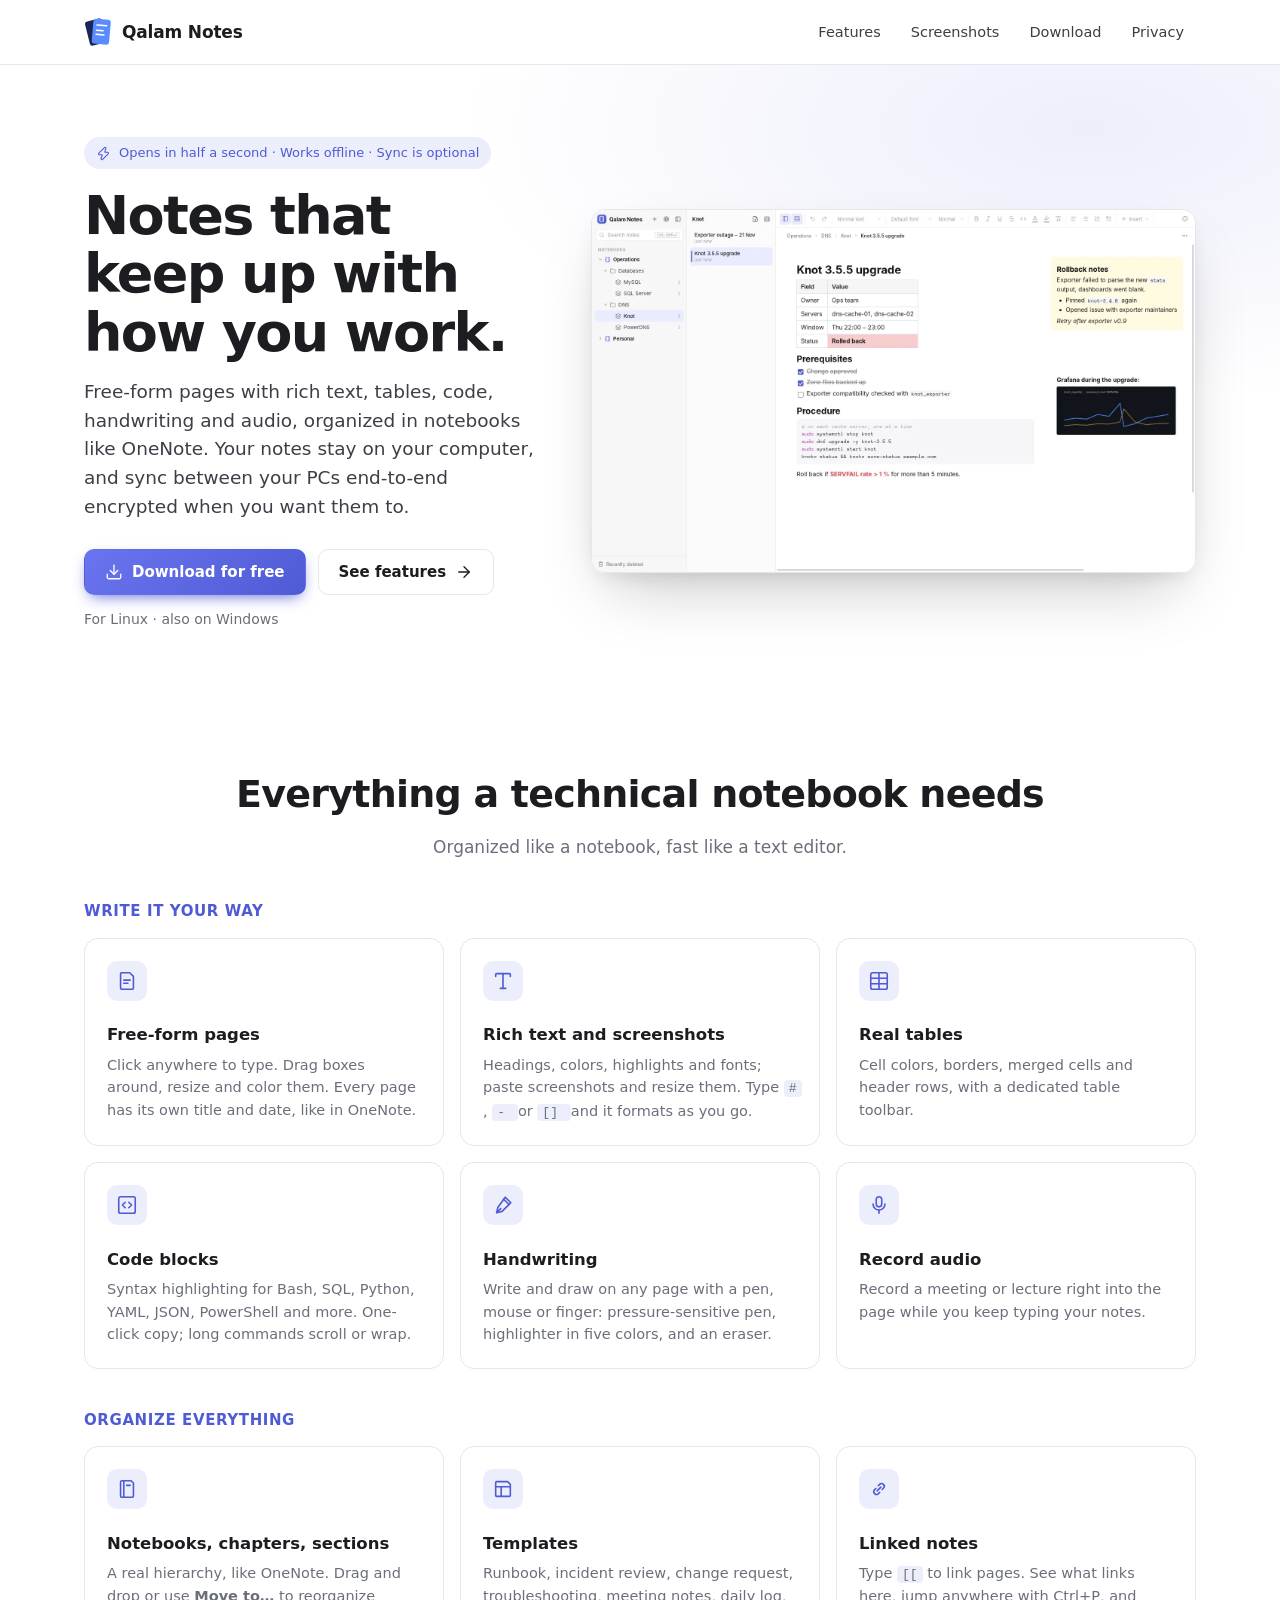
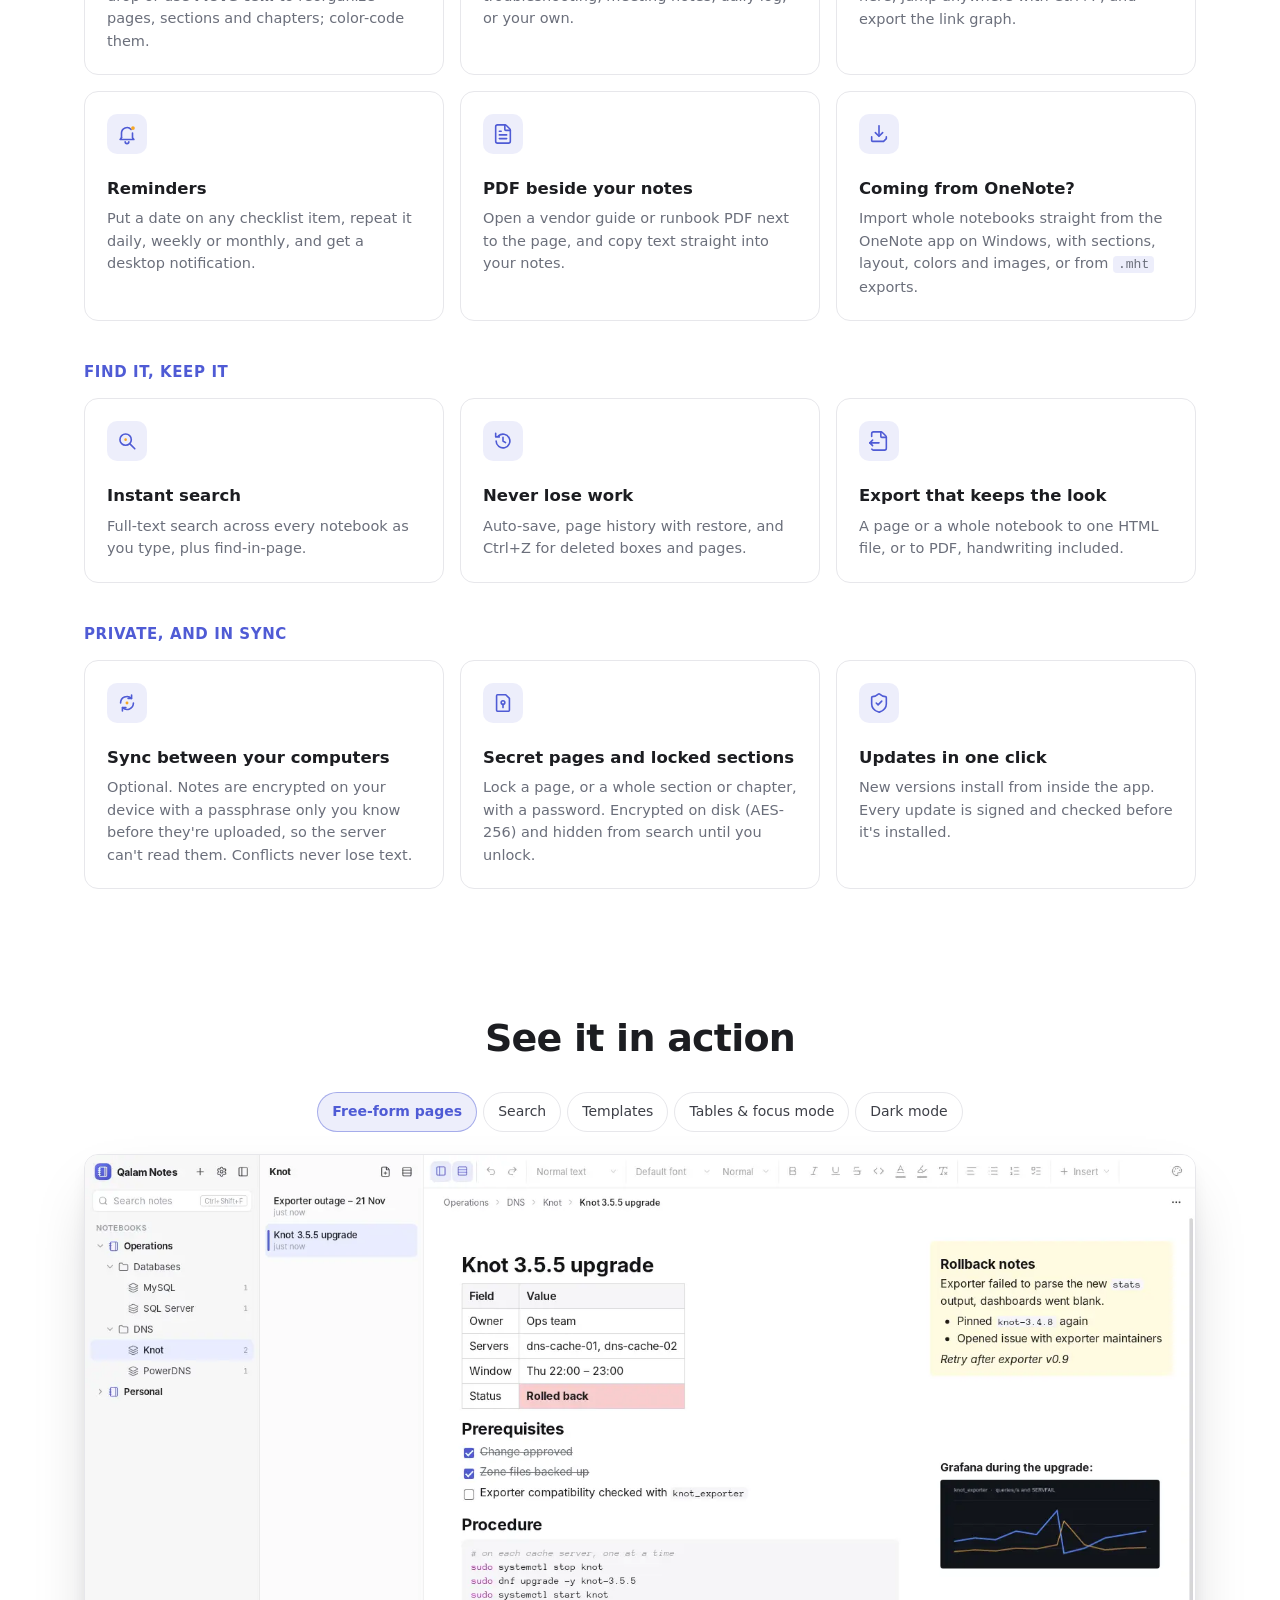
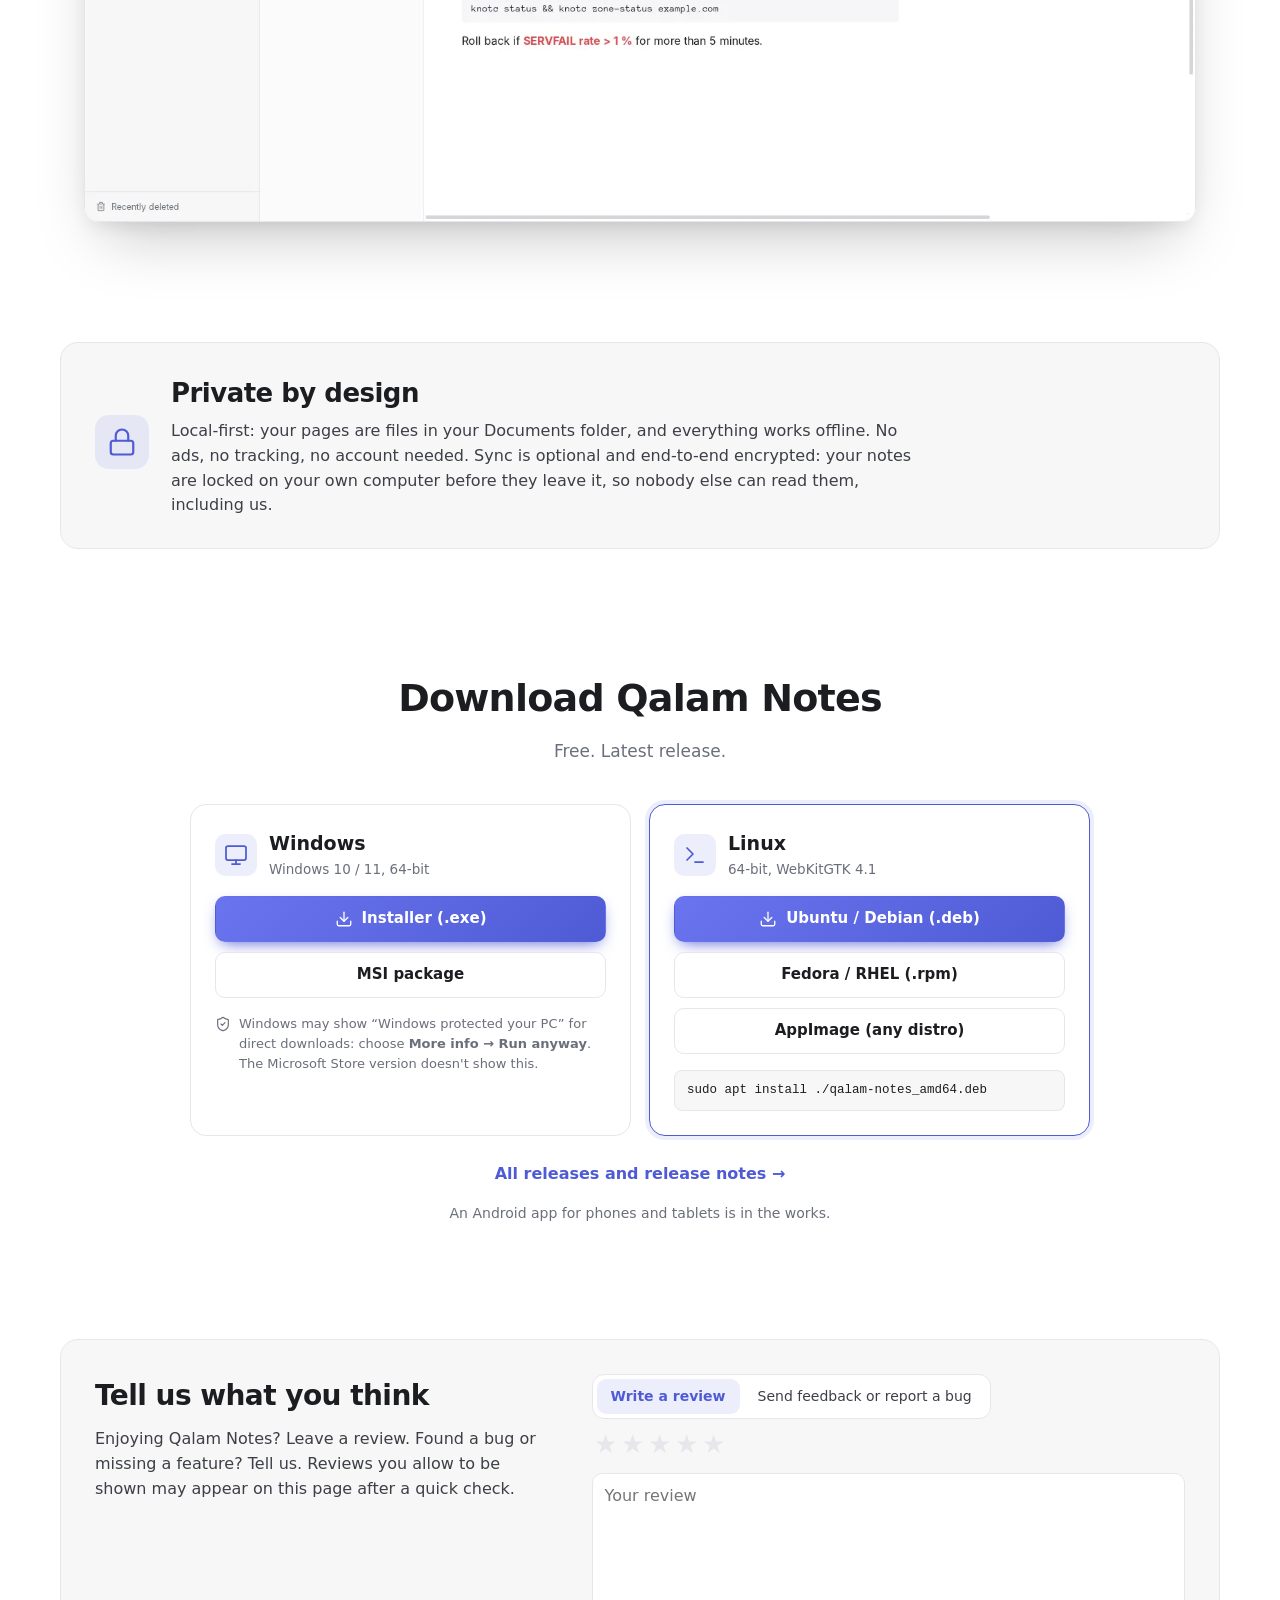
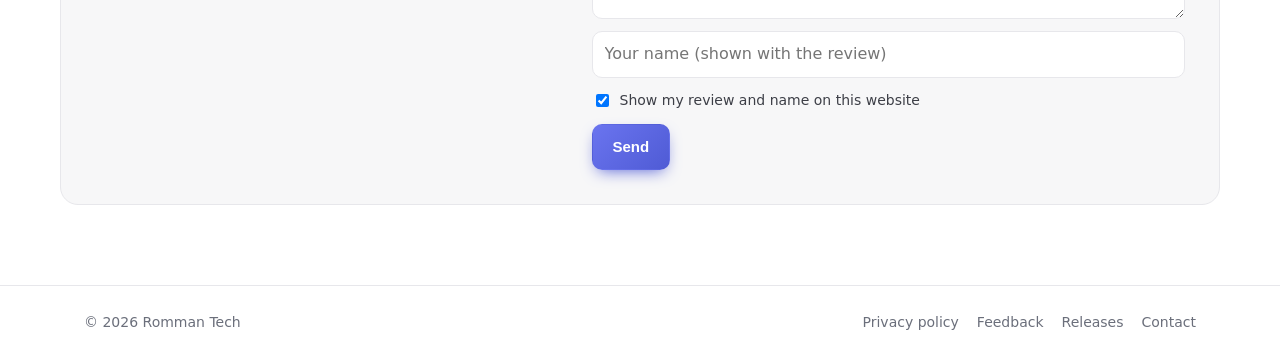
<file: index.html>
<!doctype html>
<html lang="en">
<head>
<meta charset="utf-8">
<meta name="viewport" content="width=device-width, initial-scale=1">
<title>Qalam Notes – fast, private notes for technical people</title>
<meta name="description" content="Free-form pages, rich text, tables, code, handwriting, audio and reminders in OneNote-style notebooks. Local-first, with optional end-to-end encrypted sync. Free for Windows and Linux.">
<meta property="og:title" content="Qalam Notes">
<meta property="og:description" content="Fast, local-first notes: free-form pages, handwriting, audio, reminders, secret pages and optional end-to-end encrypted sync.">
<meta property="og:image" content="https://qalam.romman-tech.com/assets/1-runbook-free-form-page.webp">
<link rel="icon" href="assets/favicon.png">
<link rel="apple-touch-icon" href="assets/apple-touch-icon.png">
<link rel="stylesheet" href="styles.css">
</head>
<body>
<header class="nav">
  <div class="wrap nav-in">
    <a class="brand" href="#top"><img src="assets/logo.svg" alt="" width="28" height="28">Qalam Notes</a>
    <nav>
      <a href="#features">Features</a>
      <a href="#screens">Screenshots</a>
      <a href="#download">Download</a>
      <a href="privacy.html">Privacy</a>
    </nav>
  </div>
</header>

<main id="top">
  <section class="hero">
    <div class="wrap hero-in">
      <div class="hero-text">
        <span class="pill"><svg xmlns="http://www.w3.org/2000/svg" width="24" height="24" viewBox="0 0 24 24" fill="none" stroke="currentColor" stroke-width="1.75" stroke-linecap="round" stroke-linejoin="round"><path d="M15.914 4a1.5 1.5 0 00-2.474-1.561l-9 9A1.5 1.5 0 005.5 14h4.002a.5.5 0 01.471.666L8.086 20a1.5 1.5 0 002.475 1.56l9-9A1.5 1.5 0 0018.5 10h-3.997a.5.5 0 01-.472-.667z"/></svg> Opens in half a second · Works offline · Sync is optional</span>
        <h1>Notes that keep up with how you work.</h1>
        <p class="lead">Free-form pages with rich text, tables, code, handwriting and audio, organized in notebooks like OneNote. Your notes stay on your computer, and sync between your PCs end-to-end encrypted when you want them to.</p>
        <div class="cta">
          <a class="btn primary" id="hero-download" href="#download"><svg xmlns="http://www.w3.org/2000/svg" width="24" height="24" viewBox="0 0 24 24" fill="none" stroke="currentColor" stroke-width="1.75" stroke-linecap="round" stroke-linejoin="round"><path d="M12 15V3"/><path d="M21 15v4a2 2 0 0 1-2 2H5a2 2 0 0 1-2-2v-4"/><path d="m7 10 5 5 5-5"/></svg><span>Download for free</span></a>
          <a class="btn ghost" href="#features">See features <svg xmlns="http://www.w3.org/2000/svg" width="24" height="24" viewBox="0 0 24 24" fill="none" stroke="currentColor" stroke-width="1.75" stroke-linecap="round" stroke-linejoin="round"><path d="M5 12h14"/><path d="m12 5 7 7-7 7"/></svg></a>
        </div>
        <p class="sub" id="hero-sub">Windows 10/11 and Linux · Android coming soon</p>
      </div>
      <div class="hero-shot">
        <img src="assets/1-runbook-free-form-page.webp" alt="Qalam Notes with a runbook page, tables, code and side notes" width="1600" height="960">
      </div>
    </div>
  </section>

  <section id="features" class="features">
    <div class="wrap">
      <h2>Everything a technical notebook needs</h2>
      <p class="section-lead">Organized like a notebook, fast like a text editor.</p>
      <h3 class="group-title">Write it your way</h3>
      <div class="grid">
        <article><svg xmlns="http://www.w3.org/2000/svg" width="24" height="24" viewBox="0 0 24 24" fill="none" stroke="currentColor" stroke-width="1.75" stroke-linecap="round" stroke-linejoin="round"><path d="M6 3H15L19 7V20A1 1 0 0 1 18 21H6A1 1 0 0 1 5 20V4A1 1 0 0 1 6 3Z"/><path d="M8.5 11H15.5"/><path d="M8.5 14.5H13"/></svg><h3>Free-form pages</h3><p>Click anywhere to type. Drag boxes around, resize and color them. Every page has its own title and date, like in OneNote.</p></article>
        <article><svg xmlns="http://www.w3.org/2000/svg" width="24" height="24" viewBox="0 0 24 24" fill="none" stroke="currentColor" stroke-width="1.75" stroke-linecap="round" stroke-linejoin="round"><path d="M12 4v16"/><path d="M4 7V5a1 1 0 0 1 1-1h14a1 1 0 0 1 1 1v2"/><path d="M9 20h6"/></svg><h3>Rich text and screenshots</h3><p>Headings, colors, highlights and fonts; paste screenshots and resize them. Type <code># </code>, <code>- </code> or <code>[] </code> and it formats as you go.</p></article>
        <article><svg xmlns="http://www.w3.org/2000/svg" width="24" height="24" viewBox="0 0 24 24" fill="none" stroke="currentColor" stroke-width="1.75" stroke-linecap="round" stroke-linejoin="round"><path d="M12 3v18"/><rect width="18" height="18" x="3" y="3" rx="2"/><path d="M3 9h18"/><path d="M3 15h18"/></svg><h3>Real tables</h3><p>Cell colors, borders, merged cells and header rows, with a dedicated table toolbar.</p></article>
        <article><svg xmlns="http://www.w3.org/2000/svg" width="24" height="24" viewBox="0 0 24 24" fill="none" stroke="currentColor" stroke-width="1.75" stroke-linecap="round" stroke-linejoin="round"><path d="m10 9-3 3 3 3"/><path d="m14 15 3-3-3-3"/><rect x="3" y="3" width="18" height="18" rx="2"/></svg><h3>Code blocks</h3><p>Syntax highlighting for Bash, SQL, Python, YAML, JSON, PowerShell and more. One-click copy; long commands scroll or wrap.</p></article>
        <article><svg xmlns="http://www.w3.org/2000/svg" width="24" height="24" viewBox="0 0 24 24" fill="none" stroke="currentColor" stroke-width="1.75" stroke-linecap="round" stroke-linejoin="round"><path d="M14.5 3.5L20.5 9.5L11 19L5 20.5L6.5 14.5Z"/><path d="M5.5 20L9.5 16"/><path d="M12.5 5.5L18.5 11.5"/></svg><h3>Handwriting</h3><p>Write and draw on any page with a pen, mouse or finger: pressure-sensitive pen, highlighter in five colors, and an eraser.</p></article>
        <article><svg xmlns="http://www.w3.org/2000/svg" width="24" height="24" viewBox="0 0 24 24" fill="none" stroke="currentColor" stroke-width="1.75" stroke-linecap="round" stroke-linejoin="round"><rect x="9" y="3" width="6" height="11" rx="3"/><path d="M5.5 11A6.5 6.5 0 0 0 18.5 11"/><path d="M12 17.5V21"/></svg><h3>Record audio</h3><p>Record a meeting or lecture right into the page while you keep typing your notes.</p></article>
      </div>
      <h3 class="group-title">Organize everything</h3>
      <div class="grid">
        <article><svg xmlns="http://www.w3.org/2000/svg" width="24" height="24" viewBox="0 0 24 24" fill="none" stroke="currentColor" stroke-width="1.75" stroke-linecap="round" stroke-linejoin="round"><path d="M6.5 3H16.5L19 5.5V20A1 1 0 0 1 18 21H6.5A1.5 1.5 0 0 1 5 19.5V4.5A1.5 1.5 0 0 1 6.5 3Z"/><path d="M8.5 3V21"/><path d="M11.5 8H15.5"/></svg><h3>Notebooks, chapters, sections</h3><p>A real hierarchy, like OneNote. Drag and drop or use <b>Move to…</b> to reorganize pages, sections and chapters; color-code them.</p></article>
        <article><svg xmlns="http://www.w3.org/2000/svg" width="24" height="24" viewBox="0 0 24 24" fill="none" stroke="currentColor" stroke-width="1.75" stroke-linecap="round" stroke-linejoin="round"><path d="M5 4H17L20 7V19A1 1 0 0 1 19 20H5A1 1 0 0 1 4 19V5A1 1 0 0 1 5 4Z"/><path d="M4 9.5H20"/><path d="M10 9.5V20"/></svg><h3>Templates</h3><p>Runbook, incident review, change request, troubleshooting, meeting notes, daily log, or your own.</p></article>
        <article><svg xmlns="http://www.w3.org/2000/svg" width="24" height="24" viewBox="0 0 24 24" fill="none" stroke="currentColor" stroke-width="1.75" stroke-linecap="round" stroke-linejoin="round"><path d="M10 14L14 10"/><path d="M8.6 11.4L6.9 13.1A3 3 0 0 0 11.1 17.3L12.8 15.6"/><path d="M15.4 12.6L17.1 10.9A3 3 0 0 0 12.9 6.7L11.2 8.4"/></svg><h3>Linked notes</h3><p>Type <code>[[</code> to link pages. See what links here, jump anywhere with Ctrl+P, and export the link graph.</p></article>
        <article><svg xmlns="http://www.w3.org/2000/svg" width="24" height="24" viewBox="0 0 24 24" fill="none" stroke="currentColor" stroke-width="1.75" stroke-linecap="round" stroke-linejoin="round"><path d="M6 16V11A6 6 0 0 1 16.5 7"/><path d="M18 11V16L19.5 18H4.5L6 16"/><path d="M10 20.5A2 2 0 0 0 14 20.5"/><circle cx="18.5" cy="5.5" r="2" fill="#f5a524" stroke="none"/></svg><h3>Reminders</h3><p>Put a date on any checklist item, repeat it daily, weekly or monthly, and get a desktop notification.</p></article>
        <article><svg xmlns="http://www.w3.org/2000/svg" width="24" height="24" viewBox="0 0 24 24" fill="none" stroke="currentColor" stroke-width="1.75" stroke-linecap="round" stroke-linejoin="round"><path d="M6 22a2 2 0 0 1-2-2V4a2 2 0 0 1 2-2h8a2.4 2.4 0 0 1 1.704.706l3.588 3.588A2.4 2.4 0 0 1 20 8v12a2 2 0 0 1-2 2z"/><path d="M14 2v5a1 1 0 0 0 1 1h5"/><path d="M10 9H8"/><path d="M16 13H8"/><path d="M16 17H8"/></svg><h3>PDF beside your notes</h3><p>Open a vendor guide or runbook PDF next to the page, and copy text straight into your notes.</p></article>
        <article><svg xmlns="http://www.w3.org/2000/svg" width="24" height="24" viewBox="0 0 24 24" fill="none" stroke="currentColor" stroke-width="1.75" stroke-linecap="round" stroke-linejoin="round"><path d="M12 3V14"/><path d="M8 10.5L12 14.5L16 10.5"/><path d="M4 15V19A1 1 0 0 0 5 20H17L20 17V15"/></svg><h3>Coming from OneNote?</h3><p>Import whole notebooks straight from the OneNote app on Windows, with sections, layout, colors and images, or from <code>.mht</code> exports.</p></article>
      </div>
      <h3 class="group-title">Find it, keep it</h3>
      <div class="grid">
        <article><svg xmlns="http://www.w3.org/2000/svg" width="24" height="24" viewBox="0 0 24 24" fill="none" stroke="currentColor" stroke-width="1.75" stroke-linecap="round" stroke-linejoin="round"><circle cx="10.5" cy="10.5" r="6.2"/><path d="M15.2 15.2L20.5 20.5"/><circle cx="10.5" cy="10.5" r="1.4" fill="#f5a524" stroke="none"/></svg><h3>Instant search</h3><p>Full-text search across every notebook as you type, plus find-in-page.</p></article>
        <article><svg xmlns="http://www.w3.org/2000/svg" width="24" height="24" viewBox="0 0 24 24" fill="none" stroke="currentColor" stroke-width="1.75" stroke-linecap="round" stroke-linejoin="round"><path d="M4.5 12A7.5 7.5 0 1 0 7 6.4"/><path d="M4 3.5V7.5H8"/><path d="M12 8V12L14.8 13.8"/></svg><h3>Never lose work</h3><p>Auto-save, page history with restore, and Ctrl+Z for deleted boxes and pages.</p></article>
        <article><svg xmlns="http://www.w3.org/2000/svg" width="24" height="24" viewBox="0 0 24 24" fill="none" stroke="currentColor" stroke-width="1.75" stroke-linecap="round" stroke-linejoin="round"><path d="M4.226 20.925A2 2 0 0 0 6 22h12a2 2 0 0 0 2-2V8a2.4 2.4 0 0 0-.706-1.706l-3.588-3.588A2.4 2.4 0 0 0 14 2H6a2 2 0 0 0-2 2v3.127"/><path d="M14 2v5a1 1 0 0 0 1 1h5"/><path d="m5 11-3 3"/><path d="m5 17-3-3h10"/></svg><h3>Export that keeps the look</h3><p>A page or a whole notebook to one HTML file, or to PDF, handwriting included.</p></article>
      </div>
      <h3 class="group-title">Private, and in sync</h3>
      <div class="grid">
        <article><svg xmlns="http://www.w3.org/2000/svg" width="24" height="24" viewBox="0 0 24 24" fill="none" stroke="currentColor" stroke-width="1.75" stroke-linecap="round" stroke-linejoin="round"><path d="M19 12A7 7 0 0 1 7.2 17.1"/><path d="M5 12A7 7 0 0 1 16.8 6.9"/><path d="M17 3.2V7H13.2"/><path d="M7 20.8V17H10.8"/><circle cx="12" cy="12" r="1.6" fill="#f5a524" stroke="none"/></svg><h3>Sync between your computers</h3><p>Optional. Notes are encrypted on your device with a passphrase only you know before they're uploaded, so the server can't read them. Conflicts never lose text.</p></article>
        <article><svg xmlns="http://www.w3.org/2000/svg" width="24" height="24" viewBox="0 0 24 24" fill="none" stroke="currentColor" stroke-width="1.75" stroke-linecap="round" stroke-linejoin="round"><path d="M6 3H15L19 7V20A1 1 0 0 1 18 21H6A1 1 0 0 1 5 20V4A1 1 0 0 1 6 3Z"/><circle cx="12" cy="11.5" r="2"/><path d="M12 13.5V17"/></svg><h3>Secret pages and locked sections</h3><p>Lock a page, or a whole section or chapter, with a password. Encrypted on disk (AES-256) and hidden from search until you unlock.</p></article>
        <article><svg xmlns="http://www.w3.org/2000/svg" width="24" height="24" viewBox="0 0 24 24" fill="none" stroke="currentColor" stroke-width="1.75" stroke-linecap="round" stroke-linejoin="round"><path d="M20 13c0 5-3.5 7.5-7.66 8.95a1 1 0 0 1-.67-.01C7.5 20.5 4 18 4 13V6a1 1 0 0 1 1-1c2 0 4.5-1.2 6.24-2.72a1.17 1.17 0 0 1 1.52 0C14.51 3.81 17 5 19 5a1 1 0 0 1 1 1z"/><path d="m9 12 2 2 4-4"/></svg><h3>Updates in one click</h3><p>New versions install from inside the app. Every update is signed and checked before it's installed.</p></article>
      </div>
    </div>
  </section>

  <section id="screens" class="screens">
    <div class="wrap">
      <h2>See it in action</h2>
      <div class="tabs" role="tablist">
        <button class="on" data-shot="1-runbook-free-form-page" role="tab">Free-form pages</button>
        <button data-shot="2-search-all-notes" role="tab">Search</button>
        <button data-shot="3-templates" role="tab">Templates</button>
        <button data-shot="4-tables-focus-mode" role="tab">Tables &amp; focus mode</button>
        <button data-shot="5-dark-mode" role="tab">Dark mode</button>
      </div>
      <div class="shot"><img id="shot" src="assets/1-runbook-free-form-page.webp" alt="Qalam Notes screenshot" width="1600" height="960" loading="lazy"></div>
    </div>
  </section>

  <section id="reviews" class="reviews hidden" aria-live="polite">
    <div class="wrap">
      <h2>What people say</h2>
      <p class="section-lead" id="reviews-lead">Reviews from Qalam Notes users.</p>
      <div class="rv-grid" id="rv-grid"></div>
    </div>
  </section>

  <section class="private">
    <div class="wrap private-in">
      <div class="lock"><svg xmlns="http://www.w3.org/2000/svg" width="24" height="24" viewBox="0 0 24 24" fill="none" stroke="currentColor" stroke-width="1.75" stroke-linecap="round" stroke-linejoin="round"><rect width="18" height="11" x="3" y="11" rx="2" ry="2"/><path d="M7 11V7a5 5 0 0 1 10 0v4"/></svg></div>
      <div>
        <h2>Private by design</h2>
        <p>Local-first: your pages are files in your Documents folder, and everything works offline. No ads, no tracking, no account needed. Sync is optional and end-to-end encrypted: your notes are locked on your own computer before they leave it, so nobody else can read them, including us.</p>
      </div>
    </div>
  </section>

  <section id="download" class="download">
    <div class="wrap">
      <h2>Download Qalam Notes</h2>
      <p class="section-lead">Free. <span id="version-line">Latest release.</span></p>
      <div class="dl-grid">
        <article class="dl" id="dl-windows">
          <div class="dl-head"><svg xmlns="http://www.w3.org/2000/svg" width="24" height="24" viewBox="0 0 24 24" fill="none" stroke="currentColor" stroke-width="1.75" stroke-linecap="round" stroke-linejoin="round"><rect width="20" height="14" x="2" y="3" rx="2"/><line x1="8" x2="16" y1="21" y2="21"/><line x1="12" x2="12" y1="17" y2="21"/></svg><h3>Windows</h3><span>Windows 10 / 11, 64-bit</span></div>
          <a class="btn primary store-btn hidden" id="store-link" href="#"><svg xmlns="http://www.w3.org/2000/svg" width="24" height="24" viewBox="0 0 24 24" fill="none" stroke="currentColor" stroke-width="1.75" stroke-linecap="round" stroke-linejoin="round"><path d="M16 10a4 4 0 0 1-8 0"/><path d="M3.103 6.034h17.794"/><path d="M3.4 5.467a2 2 0 0 0-.4 1.2V20a2 2 0 0 0 2 2h14a2 2 0 0 0 2-2V6.667a2 2 0 0 0-.4-1.2l-2-2.667A2 2 0 0 0 17 2H7a2 2 0 0 0-1.6.8z"/></svg><span>Get it from Microsoft Store</span></a>
          <a class="btn primary" data-asset="Qalam-Notes-Setup-x64.exe"><svg xmlns="http://www.w3.org/2000/svg" width="24" height="24" viewBox="0 0 24 24" fill="none" stroke="currentColor" stroke-width="1.75" stroke-linecap="round" stroke-linejoin="round"><path d="M12 15V3"/><path d="M21 15v4a2 2 0 0 1-2 2H5a2 2 0 0 1-2-2v-4"/><path d="m7 10 5 5 5-5"/></svg><span>Installer (.exe)</span></a>
          <a class="btn ghost" data-asset="Qalam-Notes-x64.msi">MSI package</a>
          <p class="note"><svg xmlns="http://www.w3.org/2000/svg" width="24" height="24" viewBox="0 0 24 24" fill="none" stroke="currentColor" stroke-width="1.75" stroke-linecap="round" stroke-linejoin="round"><path d="M20 13c0 5-3.5 7.5-7.66 8.95a1 1 0 0 1-.67-.01C7.5 20.5 4 18 4 13V6a1 1 0 0 1 1-1c2 0 4.5-1.2 6.24-2.72a1.17 1.17 0 0 1 1.52 0C14.51 3.81 17 5 19 5a1 1 0 0 1 1 1z"/><path d="m9 12 2 2 4-4"/></svg><span>Windows may show “Windows protected your PC” for direct downloads: choose <b>More info → Run anyway</b>. The Microsoft Store version doesn't show this.</span></p>
        </article>
        <article class="dl" id="dl-linux">
          <div class="dl-head"><svg xmlns="http://www.w3.org/2000/svg" width="24" height="24" viewBox="0 0 24 24" fill="none" stroke="currentColor" stroke-width="1.75" stroke-linecap="round" stroke-linejoin="round"><path d="M12 19h8"/><path d="m4 17 6-6-6-6"/></svg><h3>Linux</h3><span>64-bit, WebKitGTK 4.1</span></div>
          <a class="btn primary" data-asset="qalam-notes_amd64.deb"><svg xmlns="http://www.w3.org/2000/svg" width="24" height="24" viewBox="0 0 24 24" fill="none" stroke="currentColor" stroke-width="1.75" stroke-linecap="round" stroke-linejoin="round"><path d="M12 15V3"/><path d="M21 15v4a2 2 0 0 1-2 2H5a2 2 0 0 1-2-2v-4"/><path d="m7 10 5 5 5-5"/></svg><span>Ubuntu / Debian (.deb)</span></a>
          <a class="btn ghost" data-asset="qalam-notes.x86_64.rpm">Fedora / RHEL (.rpm)</a>
          <a class="btn ghost" data-asset="Qalam-Notes-x86_64.AppImage">AppImage (any distro)</a>
          <pre class="cmd">sudo apt install ./qalam-notes_amd64.deb</pre>
        </article>
      </div>
      <p class="all-releases"><a id="all-releases" href="#">All releases and release notes →</a></p>
      <p class="all-releases soon">An Android app for phones and tablets is in the works.</p>
    </div>
  </section>

  <section id="feedback" class="feedback hidden">
    <div class="wrap fb-in">
      <div class="fb-text">
        <h2>Tell us what you think</h2>
        <p>Enjoying Qalam Notes? Leave a review. Found a bug or missing a feature? Tell us. Reviews you allow to be shown may appear on this page after a quick check.</p>
      </div>
      <form id="fb-form" class="fb-form" novalidate>
        <div class="fb-modes" role="tablist" aria-label="What would you like to send?">
          <label><input type="radio" name="mode" value="review" checked><span>Write a review</span></label>
          <label><input type="radio" name="mode" value="feedback"><span>Send feedback or report a bug</span></label>
        </div>
        <div class="fb-review">
          <div class="fb-stars" id="fb-stars" role="radiogroup" aria-label="Rating"></div>
          <textarea name="review" rows="5" maxlength="4000" placeholder="Your review"></textarea>
          <input name="name" maxlength="60" placeholder="Your name (shown with the review)">
          <label class="fb-check"><input type="checkbox" name="public" checked> Show my review and name on this website</label>
        </div>
        <div class="fb-feedback hidden">
          <div class="fb-types" role="radiogroup" aria-label="Kind">
            <label><input type="radio" name="kind" value="bug" checked><span>Bug</span></label>
            <label><input type="radio" name="kind" value="idea"><span>Idea</span></label>
            <label><input type="radio" name="kind" value="other"><span>Other</span></label>
          </div>
          <input name="subject" maxlength="140" placeholder="Subject (e.g. The highlighter paints the wrong color)">
          <textarea name="details" rows="5" maxlength="4000" placeholder="Details: what happened, what you expected, and the steps to get there"></textarea>
          <input name="email" type="email" maxlength="120" placeholder="Email (optional, if you'd like a reply)">
        </div>
        <input class="fb-hp" name="website" tabindex="-1" autocomplete="off" aria-hidden="true">
        <div class="fb-actions"><button class="btn primary" type="submit">Send</button><span class="fb-status" id="fb-status" role="status"></span></div>
      </form>
    </div>
  </section>
</main>

<footer class="foot">
  <div class="wrap foot-in">
    <span>© <span id="year">2026</span> Romman Tech</span>
    <nav><a href="privacy.html">Privacy policy</a><a href="#feedback" id="foot-feedback" class="hidden">Feedback</a><a id="foot-releases" href="#">Releases</a><a href="mailto:romman.ahmad@outlook.com">Contact</a></nav>
  </div>
</footer>
<script src="site.js"></script>
</body>
</html>
</file>
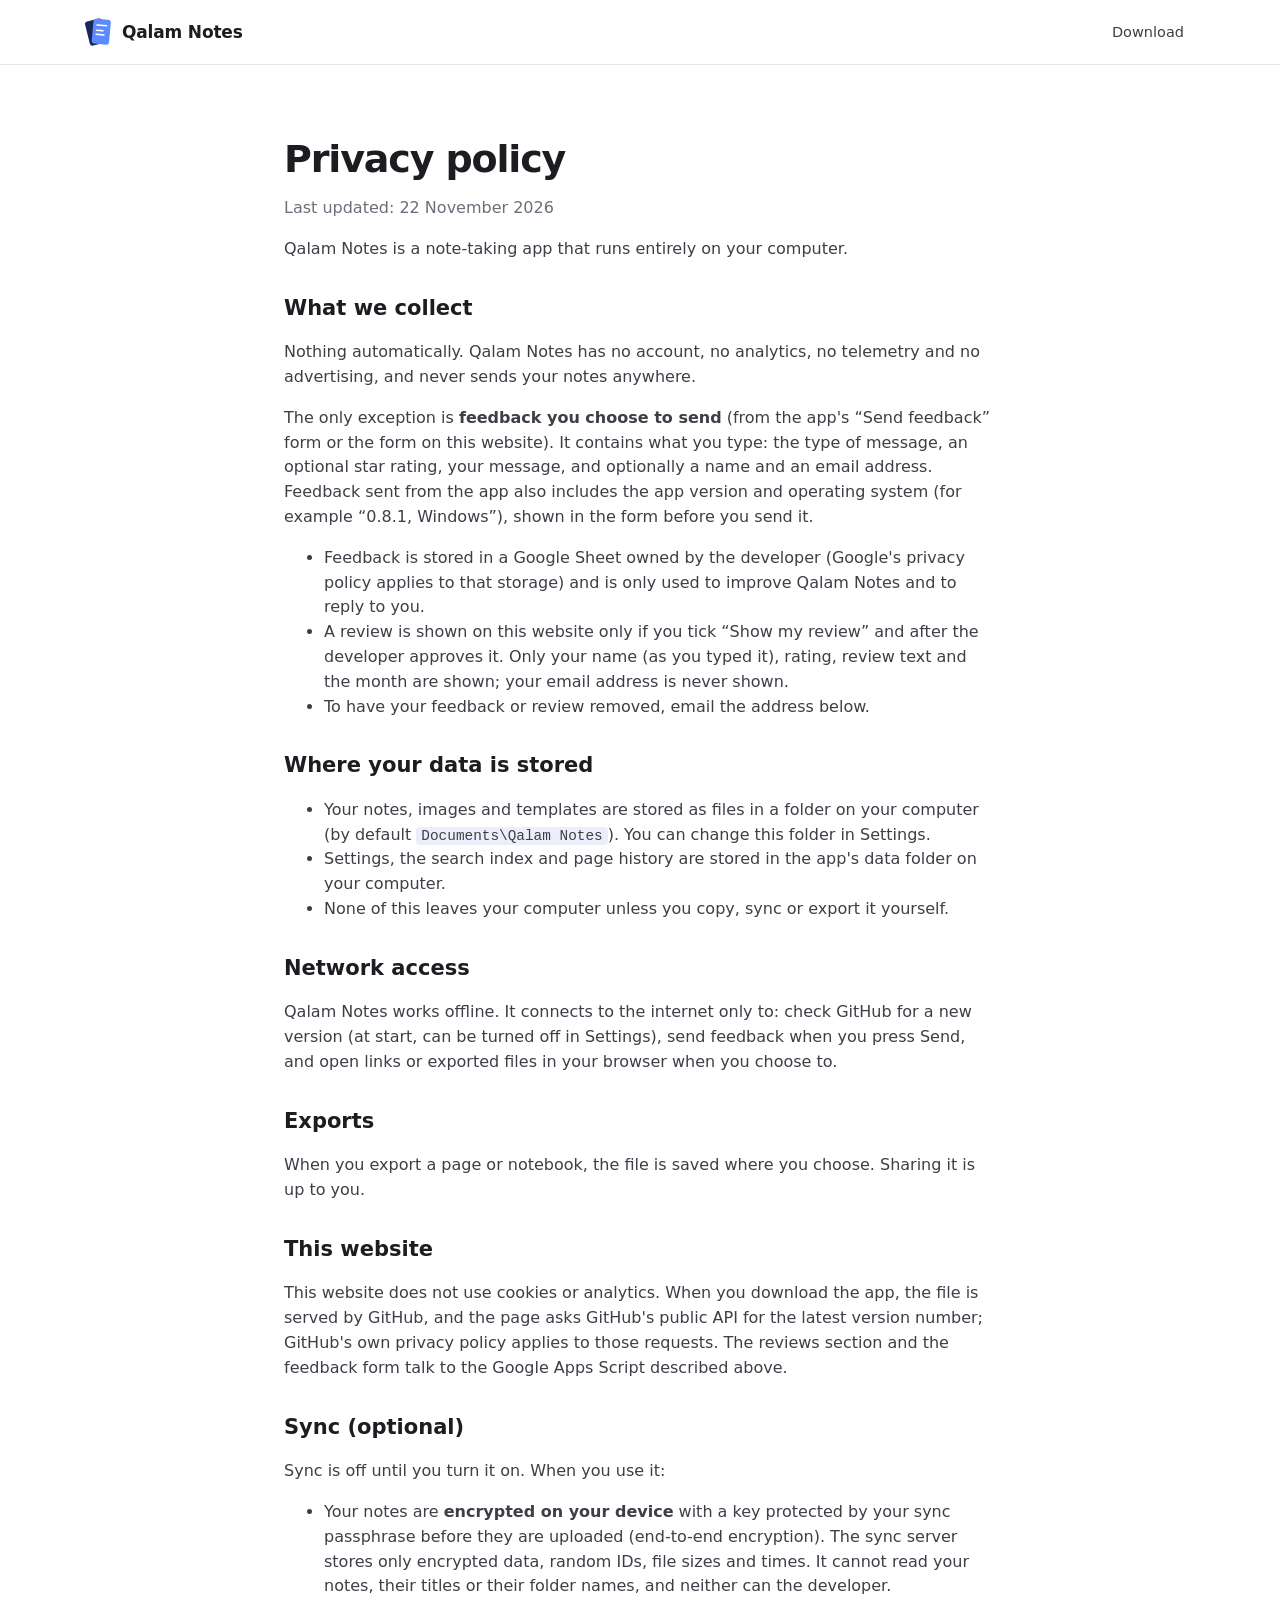
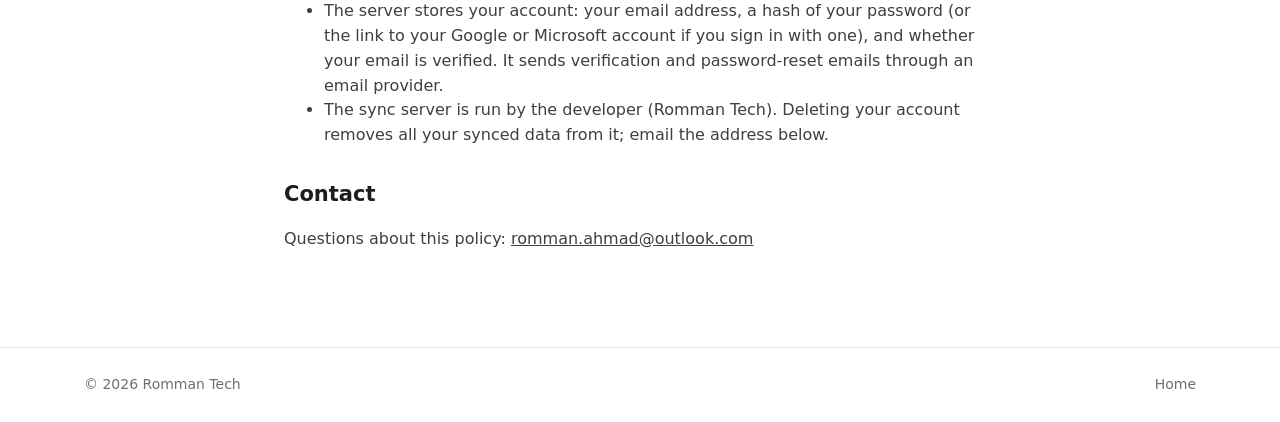
<file: privacy.html>
<!doctype html>
<html lang="en">
<head>
<meta charset="utf-8">
<meta name="viewport" content="width=device-width, initial-scale=1">
<title>Privacy policy – Qalam Notes</title>
<link rel="icon" href="assets/favicon.png">
<link rel="stylesheet" href="styles.css">
</head>
<body>
<header class="nav">
  <div class="wrap nav-in">
    <a class="brand" href="index.html"><img src="assets/logo.svg" alt="" width="28" height="28">Qalam Notes</a>
    <nav><a href="index.html#download">Download</a></nav>
  </div>
</header>
<main class="doc">
  <h1>Privacy policy</h1>
  <p class="updated">Last updated: 22 November 2026</p>
  <p>Qalam Notes is a note-taking app that runs entirely on your computer.</p>

  <h2>What we collect</h2>
  <p>Nothing automatically. Qalam Notes has no account, no analytics, no telemetry and no advertising, and never sends your notes anywhere.</p>
  <p>The only exception is <b>feedback you choose to send</b> (from the app's “Send feedback” form or the form on this website). It contains what you type: the type of message, an optional star rating, your message, and optionally a name and an email address. Feedback sent from the app also includes the app version and operating system (for example “0.8.1, Windows”), shown in the form before you send it.</p>
  <ul>
    <li>Feedback is stored in a Google Sheet owned by the developer (Google's privacy policy applies to that storage) and is only used to improve Qalam Notes and to reply to you.</li>
    <li>A review is shown on this website only if you tick “Show my review” and after the developer approves it. Only your name (as you typed it), rating, review text and the month are shown; your email address is never shown.</li>
    <li>To have your feedback or review removed, email the address below.</li>
  </ul>

  <h2>Where your data is stored</h2>
  <ul>
    <li>Your notes, images and templates are stored as files in a folder on your computer (by default <code>Documents\Qalam Notes</code>). You can change this folder in Settings.</li>
    <li>Settings, the search index and page history are stored in the app's data folder on your computer.</li>
    <li>None of this leaves your computer unless you copy, sync or export it yourself.</li>
  </ul>

  <h2>Network access</h2>
  <p>Qalam Notes works offline. It connects to the internet only to: check GitHub for a new version (at start, can be turned off in Settings), send feedback when you press Send, and open links or exported files in your browser when you choose to.</p>

  <h2>Exports</h2>
  <p>When you export a page or notebook, the file is saved where you choose. Sharing it is up to you.</p>

  <h2>This website</h2>
  <p>This website does not use cookies or analytics. When you download the app, the file is served by GitHub, and the page asks GitHub's public API for the latest version number; GitHub's own privacy policy applies to those requests. The reviews section and the feedback form talk to the Google Apps Script described above.</p>

  <h2>Sync (optional)</h2>
  <p>Sync is off until you turn it on. When you use it:</p>
  <ul>
    <li>Your notes are <b>encrypted on your device</b> with a key protected by your sync passphrase before they are uploaded (end-to-end encryption). The sync server stores only encrypted data, random IDs, file sizes and times. It cannot read your notes, their titles or their folder names, and neither can the developer.</li>
    <li>The server stores your account: your email address, a hash of your password (or the link to your Google or Microsoft account if you sign in with one), and whether your email is verified. It sends verification and password-reset emails through an email provider.</li>
    <li>The sync server is run by the developer (Romman Tech). Deleting your account removes all your synced data from it; email the address below.</li>
  </ul>

  <h2>Contact</h2>
  <p>Questions about this policy: <a href="mailto:romman.ahmad@outlook.com">romman.ahmad@outlook.com</a></p>
</main>
<footer class="foot"><div class="wrap foot-in"><span>© 2026 Romman Tech</span><nav><a href="index.html">Home</a></nav></div></footer>
</body>
</html>
</file>
<file: styles.css>
:root {
  --bg: #ffffff; --bg-soft: #f7f7f8; --bg-card: #ffffff; --border: #e7e7eb; --fg: #1c1d21; --fg-soft: #3d3f47;
  --muted: #6b6f7b; --accent: #4f5bd5; --accent-2: #6a74ef; --accent-soft: rgba(79, 91, 213, 0.1);
  --shadow: 0 30px 60px -20px rgba(16, 17, 22, 0.25), 0 8px 20px -8px rgba(16, 17, 22, 0.12);
  --font: "Inter", "Segoe UI Variable Text", "Segoe UI", system-ui, -apple-system, Ubuntu, sans-serif;
}
@media (prefers-color-scheme: dark) {
  :root {
    --bg: #131417; --bg-soft: #18191d; --bg-card: #1b1c20; --border: #2a2b31; --fg: #ececf0; --fg-soft: #c8c9d0;
    --muted: #9497a2; --accent: #8d98ff; --accent-2: #a8b0ff; --accent-soft: rgba(141, 152, 255, 0.14);
    --shadow: 0 30px 60px -20px rgba(0, 0, 0, 0.7), 0 8px 20px -8px rgba(0, 0, 0, 0.5);
  }
}
* { box-sizing: border-box; }
html { scroll-behavior: smooth; }
body { margin: 0; font-family: var(--font); color: var(--fg); background: var(--bg); line-height: 1.55; -webkit-font-smoothing: antialiased; }
img { max-width: 100%; height: auto; display: block; }
a { color: inherit; }
code { font-family: "Cascadia Code", Consolas, monospace; font-size: 0.9em; background: var(--accent-soft); padding: 1px 5px; border-radius: 4px; }
svg { flex: none; }
.wrap { max-width: 1160px; margin: 0 auto; padding: 0 24px; }
.hidden { display: none !important; }

.nav { position: sticky; top: 0; z-index: 10; background: color-mix(in srgb, var(--bg) 82%, transparent); backdrop-filter: blur(12px); border-bottom: 1px solid var(--border); }
.nav-in { display: flex; align-items: center; justify-content: space-between; height: 64px; }
.brand { display: flex; align-items: center; gap: 10px; font-weight: 700; font-size: 17px; text-decoration: none; letter-spacing: -0.01em; }
.nav nav { display: flex; gap: 6px; }
.nav nav a { text-decoration: none; color: var(--fg-soft); padding: 8px 12px; border-radius: 8px; font-size: 14.5px; }
.nav nav a:hover { background: var(--bg-soft); color: var(--fg); }

.hero { padding: 72px 0 40px; background: radial-gradient(900px 400px at 85% 10%, var(--accent-soft), transparent 70%); }
.hero-in { display: grid; grid-template-columns: 0.95fr 1.25fr; gap: 48px; align-items: center; }
.pill { display: inline-flex; align-items: center; gap: 8px; font-size: 13px; font-weight: 500; color: var(--accent); background: var(--accent-soft); padding: 6px 12px; border-radius: 999px; }
.pill svg { width: 15px; height: 15px; }
h1 { font-size: clamp(36px, 5vw, 54px); line-height: 1.08; letter-spacing: -0.03em; margin: 18px 0 16px; }
.lead { font-size: 18.5px; color: var(--fg-soft); margin: 0 0 28px; max-width: 520px; }
.cta { display: flex; gap: 12px; flex-wrap: wrap; }
.sub { color: var(--muted); font-size: 14px; margin-top: 14px; }
.hero-shot img { border-radius: 14px; border: 1px solid var(--border); box-shadow: var(--shadow); }

.btn { display: inline-flex; align-items: center; justify-content: center; gap: 9px; height: 46px; padding: 0 20px; border-radius: 10px; font-weight: 600; font-size: 15px; text-decoration: none; border: 1px solid var(--border); transition: transform 0.12s, filter 0.12s, background 0.12s; }
.btn svg { width: 18px; height: 18px; }
.btn.primary { background: linear-gradient(135deg, var(--accent-2), var(--accent)); color: #fff; border-color: transparent; box-shadow: 0 6px 16px -6px var(--accent); }
@media (prefers-color-scheme: dark) { .btn.primary { color: #0f1016; } }
.btn.primary:hover { filter: brightness(1.07); transform: translateY(-1px); }
.btn.ghost { background: var(--bg-card); color: var(--fg); }
.btn.ghost:hover { background: var(--bg-soft); }

section h2 { font-size: clamp(28px, 3.4vw, 38px); letter-spacing: -0.02em; margin: 0 0 10px; text-align: center; }
.section-lead { text-align: center; color: var(--muted); font-size: 17px; margin: 0 0 40px; }
.features { padding: 80px 0; }
.grid { display: grid; grid-template-columns: repeat(3, 1fr); gap: 16px; }
.grid article { background: var(--bg-card); border: 1px solid var(--border); border-radius: 14px; padding: 22px; transition: border-color 0.15s, transform 0.15s; }
.grid article:hover { border-color: color-mix(in srgb, var(--accent) 40%, var(--border)); transform: translateY(-2px); }
.grid svg { width: 40px; height: 40px; padding: 9px; border-radius: 10px; background: var(--accent-soft); color: var(--accent); }
.grid h3 { margin: 14px 0 6px; font-size: 16.5px; }
.grid p { margin: 0; color: var(--muted); font-size: 14.5px; }

.screens { padding: 40px 0 80px; }
.tabs { display: flex; justify-content: center; gap: 6px; flex-wrap: wrap; margin: 24px 0 22px; }
.tabs button { font: inherit; font-size: 14px; border: 1px solid var(--border); background: var(--bg-card); color: var(--fg-soft); padding: 8px 14px; border-radius: 999px; cursor: pointer; }
.tabs button.on { background: var(--accent-soft); color: var(--accent); border-color: color-mix(in srgb, var(--accent) 45%, transparent); font-weight: 600; }
.shot img { border-radius: 14px; border: 1px solid var(--border); box-shadow: var(--shadow); margin: 0 auto; }

.private { padding: 40px 0; }
.private-in { display: flex; gap: 22px; align-items: center; background: var(--bg-soft); border: 1px solid var(--border); border-radius: 18px; padding: 30px 34px; }
.private h2 { text-align: left; font-size: 26px; margin: 0 0 6px; }
.private p { margin: 0; color: var(--fg-soft); max-width: 760px; }
.lock svg { width: 54px; height: 54px; padding: 12px; border-radius: 14px; background: var(--accent-soft); color: var(--accent); }

.download { padding: 80px 0 60px; }
.dl-grid { display: grid; grid-template-columns: 1fr 1fr; gap: 18px; max-width: 900px; margin: 0 auto; }
.dl { display: flex; flex-direction: column; gap: 10px; background: var(--bg-card); border: 1px solid var(--border); border-radius: 16px; padding: 24px; }
.dl.you { border-color: var(--accent); box-shadow: 0 0 0 4px var(--accent-soft); }
.dl-head { display: grid; grid-template-columns: auto 1fr; column-gap: 12px; align-items: center; margin-bottom: 6px; }
.dl-head svg { grid-row: span 2; width: 42px; height: 42px; padding: 9px; border-radius: 10px; background: var(--accent-soft); color: var(--accent); }
.dl-head h3 { margin: 0; font-size: 19px; }
.dl-head span { color: var(--muted); font-size: 13.5px; }
.dl .btn { width: 100%; }
.note { display: flex; gap: 8px; color: var(--muted); font-size: 13px; margin: 6px 0 0; }
.note svg { width: 16px; height: 16px; margin-top: 2px; }
.cmd { margin: 6px 0 0; background: var(--bg-soft); border: 1px solid var(--border); border-radius: 8px; padding: 10px 12px; font-size: 12.5px; overflow-x: auto; }
.all-releases { text-align: center; margin-top: 26px; }
.all-releases a { color: var(--accent); font-weight: 600; text-decoration: none; }

.foot { border-top: 1px solid var(--border); padding: 26px 0; color: var(--muted); font-size: 14px; }
.foot-in { display: flex; justify-content: space-between; align-items: center; flex-wrap: wrap; gap: 12px; }
.foot nav { display: flex; gap: 18px; }
.foot a { text-decoration: none; }
.foot a:hover { color: var(--fg); }

.doc { max-width: 760px; margin: 0 auto; padding: 56px 24px 80px; }
.doc h1 { font-size: 38px; }
.doc h2 { text-align: left; font-size: 21px; margin: 30px 0 8px; }
.doc p, .doc li { color: var(--fg-soft); }
.doc .updated { color: var(--muted); }

@media (max-width: 900px) {
  .hero-in { grid-template-columns: 1fr; }
  .grid { grid-template-columns: 1fr 1fr; }
  .dl-grid { grid-template-columns: 1fr; }
  .nav nav a:not(:last-child) { display: none; }
}
@media (max-width: 560px) { .grid { grid-template-columns: 1fr; } .private-in { flex-direction: column; align-items: flex-start; } }
.hidden { display: none !important; }
.reviews { padding: 70px 0 30px; }
.rv-grid { display: grid; grid-template-columns: repeat(auto-fill, minmax(280px, 1fr)); gap: 16px; margin-top: 26px; }
.rv { background: var(--bg-soft); border: 1px solid var(--border); border-radius: 16px; padding: 20px 22px; display: flex; flex-direction: column; gap: 10px; }
.rv p { margin: 0; color: var(--fg-soft); white-space: pre-line; }
.rv-stars { color: #f5a524; letter-spacing: 2px; font-size: 15px; }
.rv-who { margin-top: auto; font-size: 13px; color: var(--muted); font-weight: 500; }
.feedback { padding: 40px 0 80px; }
.fb-in { display: grid; grid-template-columns: 1fr 1.3fr; gap: 40px; align-items: start; background: var(--bg-soft); border: 1px solid var(--border); border-radius: 18px; padding: 34px; }
.fb-text h2 { text-align: left; font-size: 28px; }
.fb-text p { color: var(--fg-soft); margin: 0; }
.fb-form { display: flex; flex-direction: column; gap: 12px; }
.fb-form textarea, .fb-form input:not([type=radio]):not([type=checkbox]) {
  width: 100%; font: inherit; color: var(--fg); background: var(--bg); border: 1px solid var(--border); border-radius: 10px; padding: 10px 12px; outline: none;
}
.fb-form textarea:focus, .fb-form input:focus { border-color: var(--accent); box-shadow: 0 0 0 4px var(--accent-soft); }
.fb-row { display: grid; grid-template-columns: 1fr 1fr; gap: 10px; }
.fb-review, .fb-feedback { display: flex; flex-direction: column; gap: 12px; }
.fb-review.hidden, .fb-feedback.hidden { display: none; }
.fb-modes { display: flex; gap: 4px; padding: 4px; background: var(--bg); border: 1px solid var(--border); border-radius: 12px; align-self: flex-start; flex-wrap: wrap; }
.fb-modes label span { display: inline-block; padding: 7px 14px; border-radius: 9px; cursor: pointer; font-size: 14px; color: var(--fg-soft); }
.fb-modes input { position: absolute; opacity: 0; pointer-events: none; }
.fb-modes input:checked + span { background: var(--accent-soft); color: var(--accent); font-weight: 600; }
.fb-modes input:focus-visible + span, .fb-types input:focus-visible + span { outline: 2px solid var(--accent); outline-offset: 2px; }
.fb-types { display: flex; gap: 8px; }
.fb-types label span { display: inline-block; padding: 6px 14px; border-radius: 999px; border: 1px solid var(--border); cursor: pointer; font-size: 14px; }
.fb-types input { position: absolute; opacity: 0; pointer-events: none; }
.fb-types input:checked + span { background: var(--accent-soft); color: var(--accent); border-color: var(--accent); font-weight: 600; }
.fb-stars button { font-size: 26px; line-height: 1; border: 0; background: none; color: var(--border); cursor: pointer; padding: 0 2px; }
.fb-stars button.on { color: #f5a524; }
.fb-check { font-size: 14px; color: var(--fg-soft); display: flex; gap: 8px; align-items: center; }
.fb-hp { position: absolute; left: -10000px; width: 1px; height: 1px; }
.fb-actions { display: flex; align-items: center; gap: 14px; }
.fb-status { font-size: 14px; color: var(--muted); }
@media (max-width: 800px) { .fb-in { grid-template-columns: 1fr; } .fb-row { grid-template-columns: 1fr; } }

/* feature groups */
.features .group-title { font-size: 15px; font-weight: 650; letter-spacing: .04em; text-transform: uppercase; color: var(--accent); margin: 40px 0 14px; }
.features .group-title:first-of-type { margin-top: 28px; }
.all-releases.soon { color: var(--muted); font-size: 14px; margin-top: 6px; }
</file>
